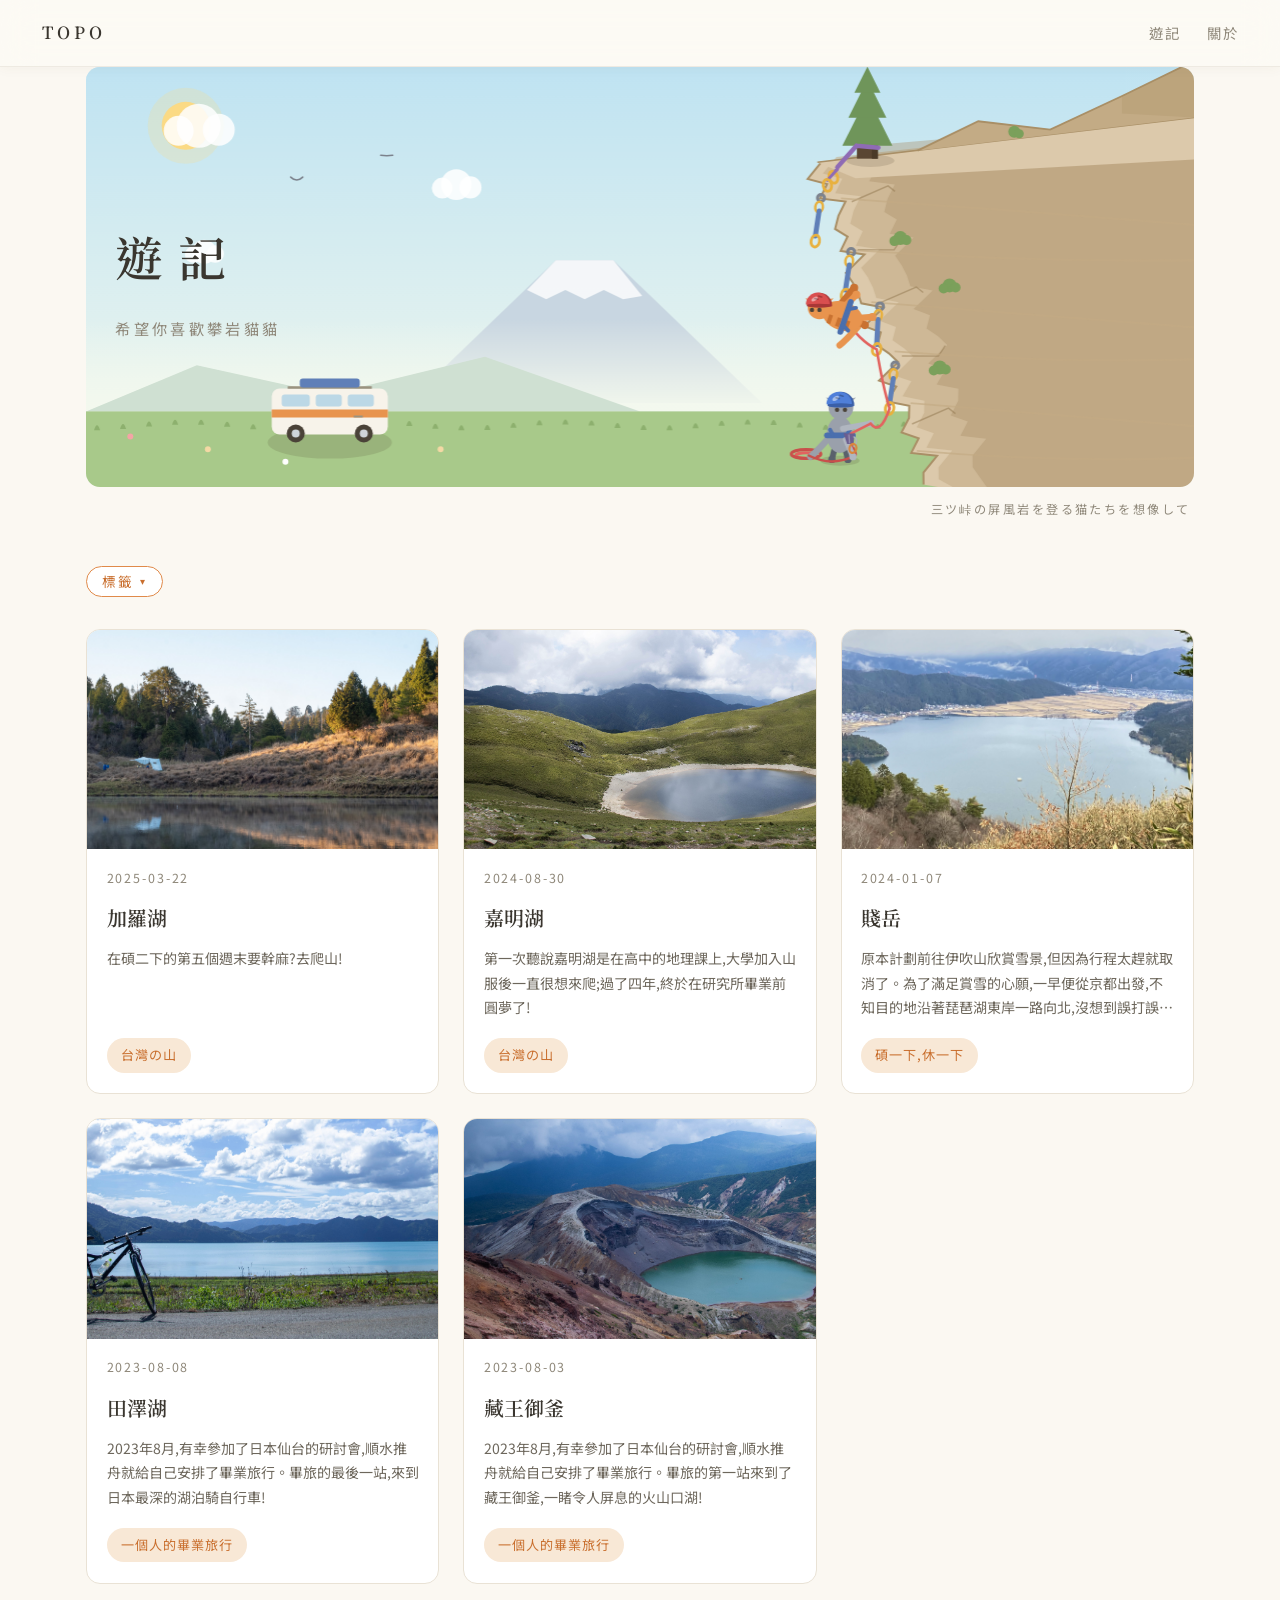
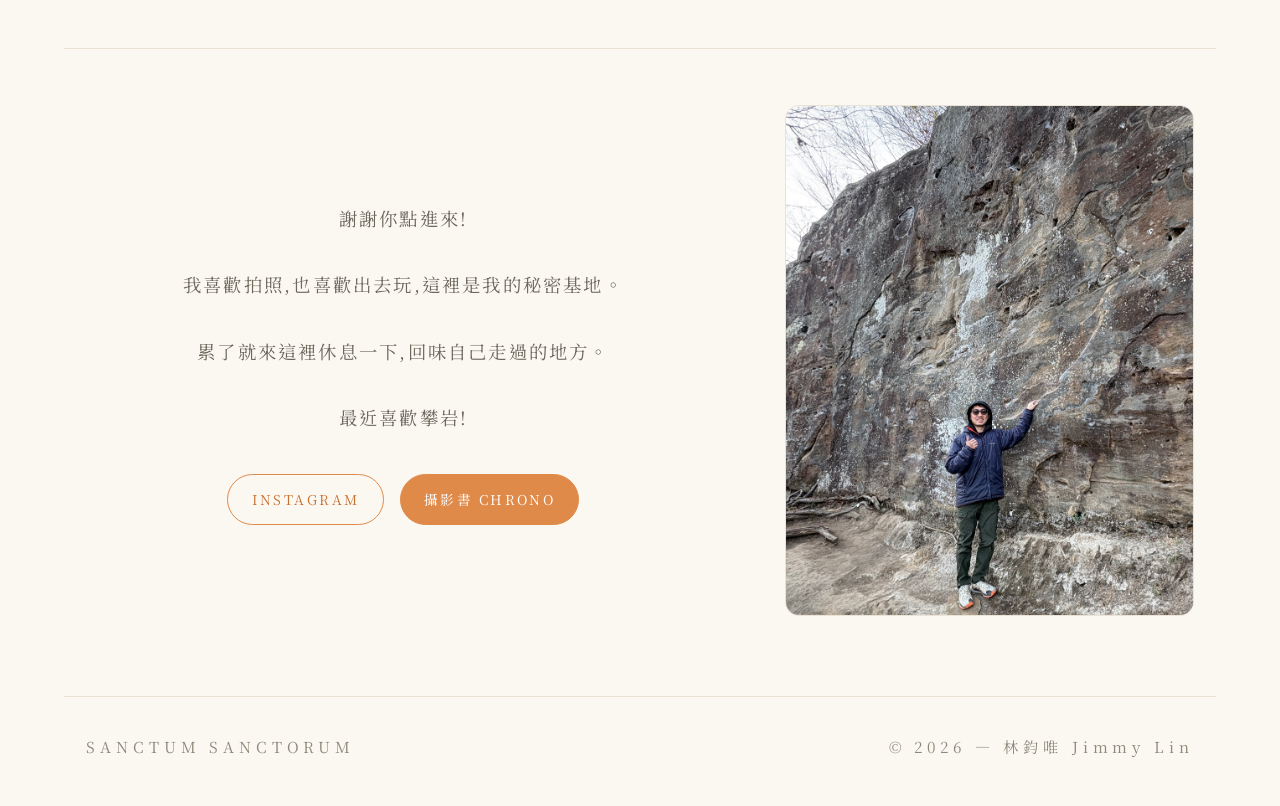
<file: index.html>
<!DOCTYPE html>
<html lang="zh-Hant">

<head>
  <meta charset="UTF-8">
  <meta name="viewport" content="width=device-width, initial-scale=1.0">
  <title>遊記 — 林鈞唯</title>
  <meta name="description" content="山徑與長路的記述 — 登山、旅行、攀岩">
  <meta property="og:title" content="遊記 — 林鈞唯">
  <meta property="og:description" content="山徑與長路的記述 — 登山、旅行、攀岩">
  <meta property="og:image" content="https://jimmy-xavier.github.io/topo/img/about.jpg">
  <meta property="og:url" content="https://jimmy-xavier.github.io/topo/">
  <meta property="og:type" content="website">
  <link rel="preconnect" href="https://fonts.googleapis.com">
  <link
    href="https://fonts.googleapis.com/css2?family=Noto+Serif+TC:wght@400;600&family=Noto+Sans+TC:wght@300;400;500&display=swap"
    rel="stylesheet">
  <link rel="stylesheet" href="assets/site.css">
</head>

<body>

  <div id="loader" aria-hidden="true"><span class="loader-brand">TOPO</span></div>

  <header class="topbar">
    <a class="brand" href="./">TOPO</a>
    <nav>
      <a href="./">遊記</a>
      <a href="#about">關於</a>
    </nav>
  </header>

  <section class="hero">
    <canvas id="cat-hero"></canvas>
    <div class="hero-text">
      <h1>遊記</h1>
      <p class="sub">希望你喜歡攀岩貓貓</p>
    </div>
  </section>
  <p class="hero-cap">三ツ峠の屏風岩を登る猫たちを想像して</p>

  <div class="filter-bar">
    <button class="tag-toggle" id="tag-toggle" type="button">標籤 <span class="chev">▾</span></button>
    <div class="tags" id="tag-filter"></div>
  </div>

  <main class="grid" id="post-grid"></main>

  <!-- ── 關於(文字左、照片右)────────────────── -->
  <section class="about" id="about">
    <div class="about-text">
      <p>謝謝你點進來!</p>
      <p>我喜歡拍照,也喜歡出去玩,這裡是我的秘密基地。</p>
      <p>累了就來這裡休息一下,回味自己走過的地方。</p>
      <p>最近喜歡攀岩!</p>
      <div class="btns">
        <a class="btn" href="https://www.instagram.com/chun_wei_0105/" target="_blank" rel="noopener">INSTAGRAM</a>
        <a class="btn solid" href="https://jimmy-xavier.github.io/photobook/">攝影書 CHRONO</a>
      </div>
    </div>
    <div class="about-photo">
      <img src="img/about.jpg" alt="林鈞唯" loading="lazy">
    </div>
  </section>

  <footer class="site">
    <span>SANCTUM SANCTORUM</span>
    <span>© 2026 — 林鈞唯 Jimmy Lin</span>
  </footer>

  <script src="assets/cats.js"></script>
  <script src="assets/site.js"></script>
</body>

</html>
</file>
<file: assets/site.css>
/* ============================================================
   遊記 Field Notes — 共用樣式
   明亮基調:暖白紙色 + 橘貓色 accent
   ============================================================ */
:root{
  --paper:#fbf8f2;        /* 暖白 */
  --card:#ffffff;
  --ink:#3a362f;
  --muted:#8f887a;
  --line:#e9e2d5;
  --accent:#e08a4a;       /* 橘貓 */
  --accent-deep:#c96f2e;
  --accent-soft:#f8e8d6;
  --sky:#dceef5;
  --radius:14px;
  --content:46rem;
}
*{margin:0;padding:0;box-sizing:border-box}
html{scroll-behavior:smooth;scroll-padding-top:2rem}
body{
  background:var(--paper);
  color:var(--ink);
  font-family:'Noto Sans TC',-apple-system,sans-serif;
  font-size:1.02rem;
  line-height:1.9;
}
h1,h2,h3,.serif{font-family:'Noto Serif TC',serif}
a{color:var(--accent-deep);text-decoration:none}
a:hover{text-decoration:underline}
img{max-width:100%;display:block}

/* ── 導覽列(凍結視窗:捲動時固定在頂端)── */
.topbar{
  position:sticky;top:0;z-index:500;
  display:flex;align-items:center;justify-content:space-between;
  padding:1.05rem clamp(1.4rem,4vw,2.6rem);
  background:rgba(253,251,246,.72);
  backdrop-filter:blur(16px) saturate(1.4);
  -webkit-backdrop-filter:blur(16px) saturate(1.4);
  border-bottom:1px solid rgba(90,70,40,.09);
  box-shadow:0 1px 12px rgba(90,70,40,.05);
}
.topbar .brand{
  font-family:'Noto Serif TC',serif;font-weight:600;
  font-size:1.05rem;letter-spacing:.25em;color:var(--ink);
}
.topbar .brand:hover{text-decoration:none;color:var(--accent-deep)}
.topbar nav a{margin-left:1.4rem;font-size:.9rem;letter-spacing:.12em;color:var(--muted)}
.topbar nav a:hover{color:var(--accent-deep);text-decoration:none}

/* ── 首頁 hero(貓咪攀岩)── */
.hero{position:relative;max-width:72rem;margin:0 auto;padding:0 1.4rem}
.hero canvas{
  width:100%;height:clamp(280px,44vw,420px);display:block;
  border-radius:var(--radius);
  background:linear-gradient(#cfe9f4,#eef7f0);
}
.hero .hero-text{
  position:absolute;left:3.2rem;top:50%;transform:translateY(-50%);
  pointer-events:none;
}
.hero h1{font-size:clamp(1.9rem,4vw,3rem);font-weight:600;letter-spacing:.3em}
.hero .sub{
  margin-top:.8rem;color:var(--muted);
  font-size:clamp(.8rem,1.4vw,.95rem);letter-spacing:.22em;
}
.hero-cap{
  max-width:72rem;margin:.7rem auto 0;padding:0 1.6rem;
  text-align:right;font-size:.76rem;color:var(--muted);
  letter-spacing:.2em;
}

/* ── 標籤 ── */
.tags{display:flex;flex-wrap:wrap;gap:.55rem}
.tag{
  display:inline-block;padding:.28em 1em;border-radius:999px;
  background:var(--accent-soft);color:var(--accent-deep);
  font-size:.82rem;letter-spacing:.08em;
  border:1px solid transparent;cursor:pointer;user-select:none;
}
.tag:hover{text-decoration:none;border-color:var(--accent)}
.tag.active{background:var(--accent);color:#fff}
/* 標籤選單:預設收合,點「標籤」後橫向展開 */
.filter-bar{max-width:72rem;margin:2.4rem auto 0;padding:0 1.4rem;
  display:flex;align-items:center;gap:.9rem}
.tag-toggle{
  flex-shrink:0;display:inline-flex;align-items:center;gap:.5em;
  padding:.34em 1.1em;border-radius:999px;
  border:1px solid var(--accent);background:var(--card);
  color:var(--accent-deep);font-size:.85rem;letter-spacing:.12em;
  font-family:inherit;cursor:pointer;
}
.tag-toggle .chev{transition:transform .3s ease;font-size:.7em}
.filter-bar.open .tag-toggle .chev{transform:rotate(180deg)}
.filter-bar .tags{
  flex-wrap:nowrap;overflow-x:auto;min-width:0;
  max-width:0;opacity:0;padding:.3rem 0;
  transition:max-width .5s ease,opacity .35s ease;
  scrollbar-width:none;-webkit-overflow-scrolling:touch;
}
.filter-bar.open .tags{
  max-width:100%;opacity:1;flex:1;
  mask-image:linear-gradient(to right,#000 calc(100% - 1.8rem),transparent);
  -webkit-mask-image:linear-gradient(to right,#000 calc(100% - 1.8rem),transparent);
}
.filter-bar .tags::-webkit-scrollbar{display:none}
.filter-bar .tag{flex-shrink:0;white-space:nowrap}

/* ── 文章卡片 ── */
.grid{
  max-width:72rem;margin:1.6rem auto 4rem;padding:0 1.4rem;
  display:grid;grid-template-columns:repeat(auto-fill,minmax(270px,1fr));gap:1.5rem;
}
.card{
  background:var(--card);border:1px solid var(--line);border-radius:var(--radius);
  overflow:hidden;display:flex;flex-direction:column;
  transition:transform .25s ease,box-shadow .25s ease;
}
.card:hover{transform:translateY(-4px);box-shadow:0 12px 28px rgba(90,70,40,.10)}
.card a.cover{aspect-ratio:16/10;overflow:hidden;display:block}
.card a.cover img{width:100%;height:100%;object-fit:cover;transition:transform .5s ease}
.card:hover a.cover img{transform:scale(1.04)}
.card .body{padding:1.1rem 1.2rem 1.3rem;display:flex;flex-direction:column;gap:.55rem;flex:1}
.card h2{font-size:1.25rem;font-weight:600}
.card h2 a{color:var(--ink)}
.card time{font-size:.78rem;color:var(--muted);letter-spacing:.15em}
.card p{font-size:.88rem;color:#6d675c;line-height:1.75;
  display:-webkit-box;-webkit-line-clamp:3;-webkit-box-orient:vertical;overflow:hidden}
.card .tags{margin-top:auto;padding-top:.6rem}
.empty{grid-column:1/-1;text-align:center;color:var(--muted);padding:3rem 0;letter-spacing:.2em}

/* ── 文章頁 ── */
.post-hero{position:relative;max-width:72rem;margin:0 auto;padding:0 1.4rem}
.post-hero .frame{border-radius:var(--radius);overflow:hidden;position:relative}
.post-hero img{width:100%;height:clamp(240px,42vw,440px);object-fit:cover}
.post-hero .veil{position:absolute;inset:0;
  background:linear-gradient(to top,rgba(30,25,18,.55),rgba(30,25,18,0) 55%)}
.post-hero .headline{position:absolute;left:2rem;bottom:1.6rem;color:#fff}
.post-hero h1{font-size:clamp(1.7rem,3.6vw,2.6rem);font-weight:600;letter-spacing:.18em}
.post-hero .meta{margin-top:.5rem;font-size:.82rem;opacity:.92;
  display:flex;gap:1.1rem;align-items:center;flex-wrap:wrap;letter-spacing:.1em}
.post-hero .credit{position:absolute;right:1rem;bottom:.7rem;color:#fff;
  font-size:.7rem;opacity:.75;letter-spacing:.15em}
.post-hero .meta .tag{background:rgba(255,255,255,.18);color:#fff;font-size:.75rem}
.post-hero .meta .tag:hover{border-color:#fff}

/* 內文 + TOC 雙欄(內文為主,TOC 收窄) */
.layout{
  max-width:72rem;margin:2.6rem auto 5rem;padding:0 1.4rem;
  display:grid;grid-template-columns:minmax(0,1fr) 10rem;gap:2.2rem;
}
article{max-width:52rem}
article h2{
  font-size:1.45rem;font-weight:600;letter-spacing:.1em;
  margin:2.6em 0 .9em;padding-bottom:.4em;
  border-bottom:2px solid var(--accent-soft);
}
article h2:first-child{margin-top:0}
article h3{font-size:1.15rem;margin:2em 0 .7em}
article h4{font-size:1rem;font-weight:500;color:#6d675c;margin:1.6em 0 .5em;letter-spacing:.05em}
article p{margin:1em 0}
article ul,article ol{margin:1em 0 1em 1.6em}
article figure{margin:1.8em auto}
article figure.w-half{max-width:56%}
article figure.w-wide{max-width:72%}
article figure img{border-radius:10px;width:100%}
article figcaption{
  text-align:center;font-size:.82rem;color:var(--muted);
  margin-top:.6em;letter-spacing:.08em;
}
article .video{
  position:relative;aspect-ratio:16/9;margin:1.8em 0;
  border-radius:10px;overflow:hidden;
}
article .video iframe{position:absolute;inset:0;width:100%;height:100%;border:0}
article table{
  width:100%;border-collapse:collapse;margin:1.6em 0;
  font-size:.92rem;background:var(--card);
  border:1px solid var(--line);border-radius:10px;overflow:hidden;
}
article th,article td{padding:.65em .9em;border-bottom:1px solid var(--line);text-align:left}
article th{background:var(--accent-soft);color:var(--accent-deep);font-weight:600;letter-spacing:.05em}
article tr:last-child td{border-bottom:0}
article .trip-map{
  height:340px;margin:1.6em 0;border-radius:10px;
  border:1px solid var(--line);z-index:0;
}

/* TOC(on this page)*/
.toc{position:sticky;top:5.5rem;align-self:start;font-size:.8rem}
.toc .toc-title{
  font-size:.72rem;letter-spacing:.3em;color:var(--muted);
  margin-bottom:.9rem;font-weight:600;
}
.toc ul{list-style:none}
.toc li{margin:.15rem 0}
.toc a{
  display:block;color:var(--muted);padding:.28rem .9rem;
  line-height:1.5;
}
.toc a:hover{color:var(--accent-deep);text-decoration:none}
.toc a.active{color:var(--accent-deep);font-weight:600}
.toc .lv3 a{padding-left:1.8rem;font-size:.8rem}

/* 上一頁/回列表 */
.post-foot{max-width:var(--content);margin-top:4rem;padding-top:1.4rem;
  border-top:1px solid var(--line);display:flex;justify-content:space-between;
  font-size:.88rem;letter-spacing:.1em}

/* ── 關於(文字左、照片右)── */
.about{
  max-width:72rem;margin:2rem auto 5rem;padding:3.5rem 1.4rem 0;
  border-top:1px solid var(--line);
  display:grid;grid-template-columns:minmax(0,1.55fr) minmax(300px,1fr);
  gap:4rem;align-items:center;
}
.about .about-text{
  text-align:center;font-family:'Noto Serif TC',serif;
  font-size:clamp(1rem,1.6vw,1.15rem);line-height:2.4;
  color:#6d675c;letter-spacing:.12em;
}
.about .about-text p{margin:0 0 1.2em}
.about .btns{
  display:flex;justify-content:center;gap:1rem;margin-top:2.2rem;flex-wrap:wrap;
}
.btn{
  display:inline-flex;align-items:center;gap:.5em;
  padding:.6em 1.7em;border-radius:999px;
  border:1px solid var(--accent);color:var(--accent-deep);
  font-size:.85rem;letter-spacing:.18em;
  transition:background .2s ease,color .2s ease;
}
.btn:hover{background:var(--accent-soft);text-decoration:none}
.btn.solid{background:var(--accent);color:#fff;border-color:var(--accent)}
.btn.solid:hover{background:var(--accent-deep)}
.about .about-photo img{
  width:100%;border-radius:var(--radius);aspect-ratio:4/5;object-fit:cover;
  border:1px solid var(--line);
}
@media (max-width:760px){
  .about{grid-template-columns:1fr;gap:2.2rem}
  .about .about-photo{order:-1;max-width:340px;margin:0 auto}
}

/* ── footer(與 photobook 相同文案的雙欄式)── */
footer.site{
  max-width:72rem;margin:0 auto;
  display:flex;justify-content:space-between;align-items:center;gap:1rem;
  padding:2.2rem 1.4rem 2.8rem;
  border-top:1px solid var(--line);
  color:var(--muted);
  font-family:'Noto Serif TC',serif;
  font-size:.95rem;letter-spacing:.32em;
  flex-wrap:wrap;
}

@media (max-width:900px){
  .layout{grid-template-columns:1fr;gap:0}
  .toc{display:none}
  article figure.w-half,article figure.w-wide{max-width:100%}
  .hero .hero-text{left:2rem}
}

@media (max-width:640px){
  .hero .hero-text{left:1.4rem}
  .hero .sub{letter-spacing:.12em}
}

/* ── 相簿(左右切換,無濾鏡直出) ── */
article .carousel{position:relative;margin:1.8em 0}
.car-frame{aspect-ratio:3/2;border-radius:10px;overflow:hidden;background:var(--line)}
.car-frame img{width:100%;height:100%;object-fit:cover;display:block}
.car-btn{
  position:absolute;top:50%;transform:translateY(-50%);
  width:2.4rem;height:2.4rem;border-radius:50%;border:none;
  background:rgba(255,255,255,.88);color:var(--ink);
  font-size:1.35rem;line-height:1;cursor:pointer;
  box-shadow:0 2px 8px rgba(60,45,25,.18);
}
.car-btn:hover{background:#fff}
.car-btn.prev{left:.8rem}
.car-btn.next{right:.8rem}
.car-dots{
  position:absolute;bottom:.7rem;left:50%;transform:translateX(-50%);
  display:flex;gap:.45rem;
}
.car-dot{width:8px;height:8px;border-radius:50%;border:none;padding:0;
  background:rgba(255,255,255,.55);cursor:pointer}
.car-dot.on{background:#fff}

/* ── MORE POSTS ── */
.more-posts{
  grid-column:1/-1;justify-self:center;margin-top:.6rem;
  padding:.65em 2.4em;border-radius:999px;
  border:1px solid var(--accent);background:var(--card);
  color:var(--accent-deep);font-family:inherit;
  font-size:.85rem;letter-spacing:.25em;cursor:pointer;
  transition:background .2s ease;
}
.more-posts:hover{background:var(--accent-soft)}

@media (max-width:640px){
  footer.site{justify-content:center;text-align:center}
}

/* ── 手機版 hero:文字移到畫布上方,場景完整呈現 ── */
@media (max-width:640px){
  .hero{display:flex;flex-direction:column;gap:.9rem}
  .hero .hero-text{position:static;transform:none;order:-1;padding:.4rem .2rem 0}
  .hero h1{font-size:1.7rem;letter-spacing:.35em}
  .hero .sub{margin-top:.45rem;font-size:.8rem;letter-spacing:.14em}
  .hero canvas{height:min(96vw,370px)}
  .hero-cap{font-size:.68rem;letter-spacing:.12em;text-align:center}
}

/* ── 載入畫面(TOPO splash)── */
#loader{
  position:fixed;inset:0;z-index:999;
  background:var(--paper);
  display:flex;align-items:center;justify-content:center;
  transition:opacity .6s ease;
}
#loader .loader-brand{
  font-family:'Noto Serif TC',serif;font-weight:600;
  font-size:clamp(1.7rem,4.5vw,2.6rem);
  letter-spacing:.55em;margin-right:-.55em;
  color:var(--ink);
  animation:loaderPulse 1.5s ease-in-out infinite;
}
@keyframes loaderPulse{
  0%,100%{opacity:.3}
  50%{opacity:1}
}
#loader.done{opacity:0;pointer-events:none}
@media (prefers-reduced-motion:reduce){
  #loader .loader-brand{animation:none}
}
</file>
